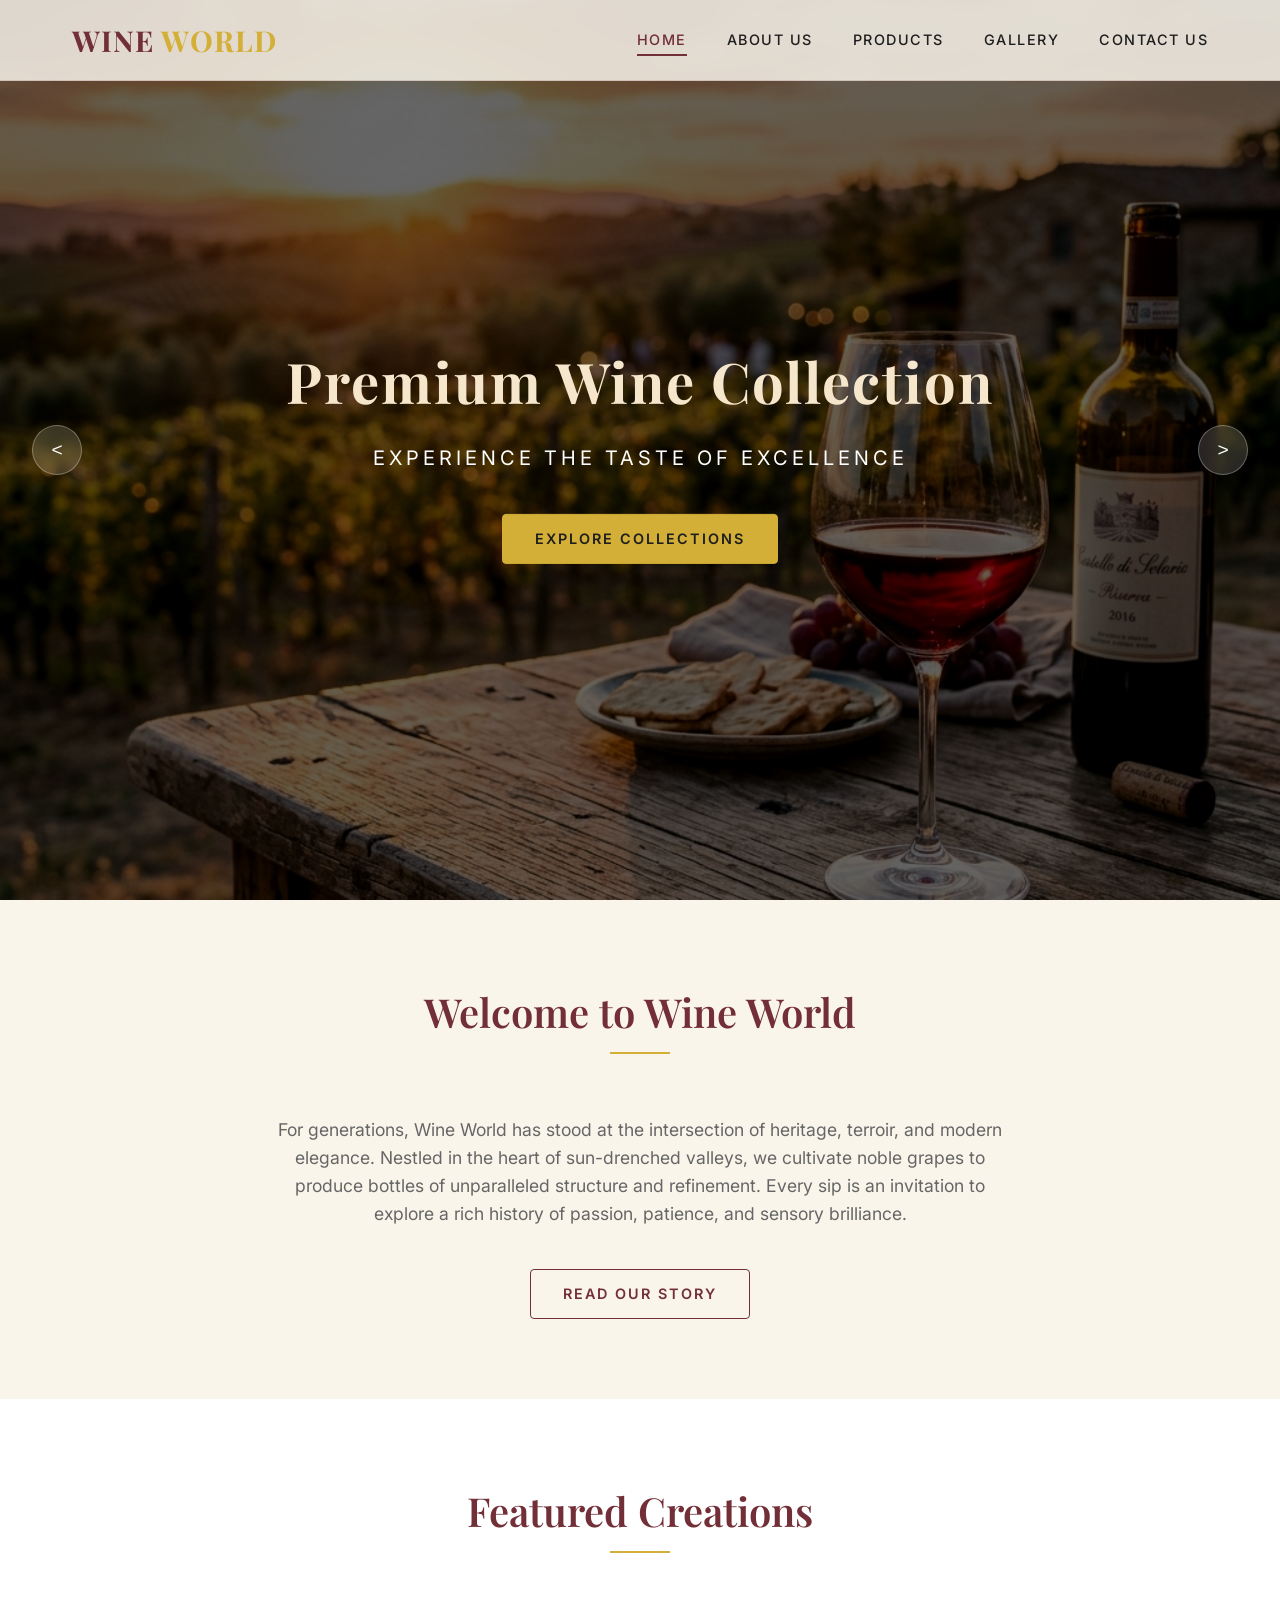
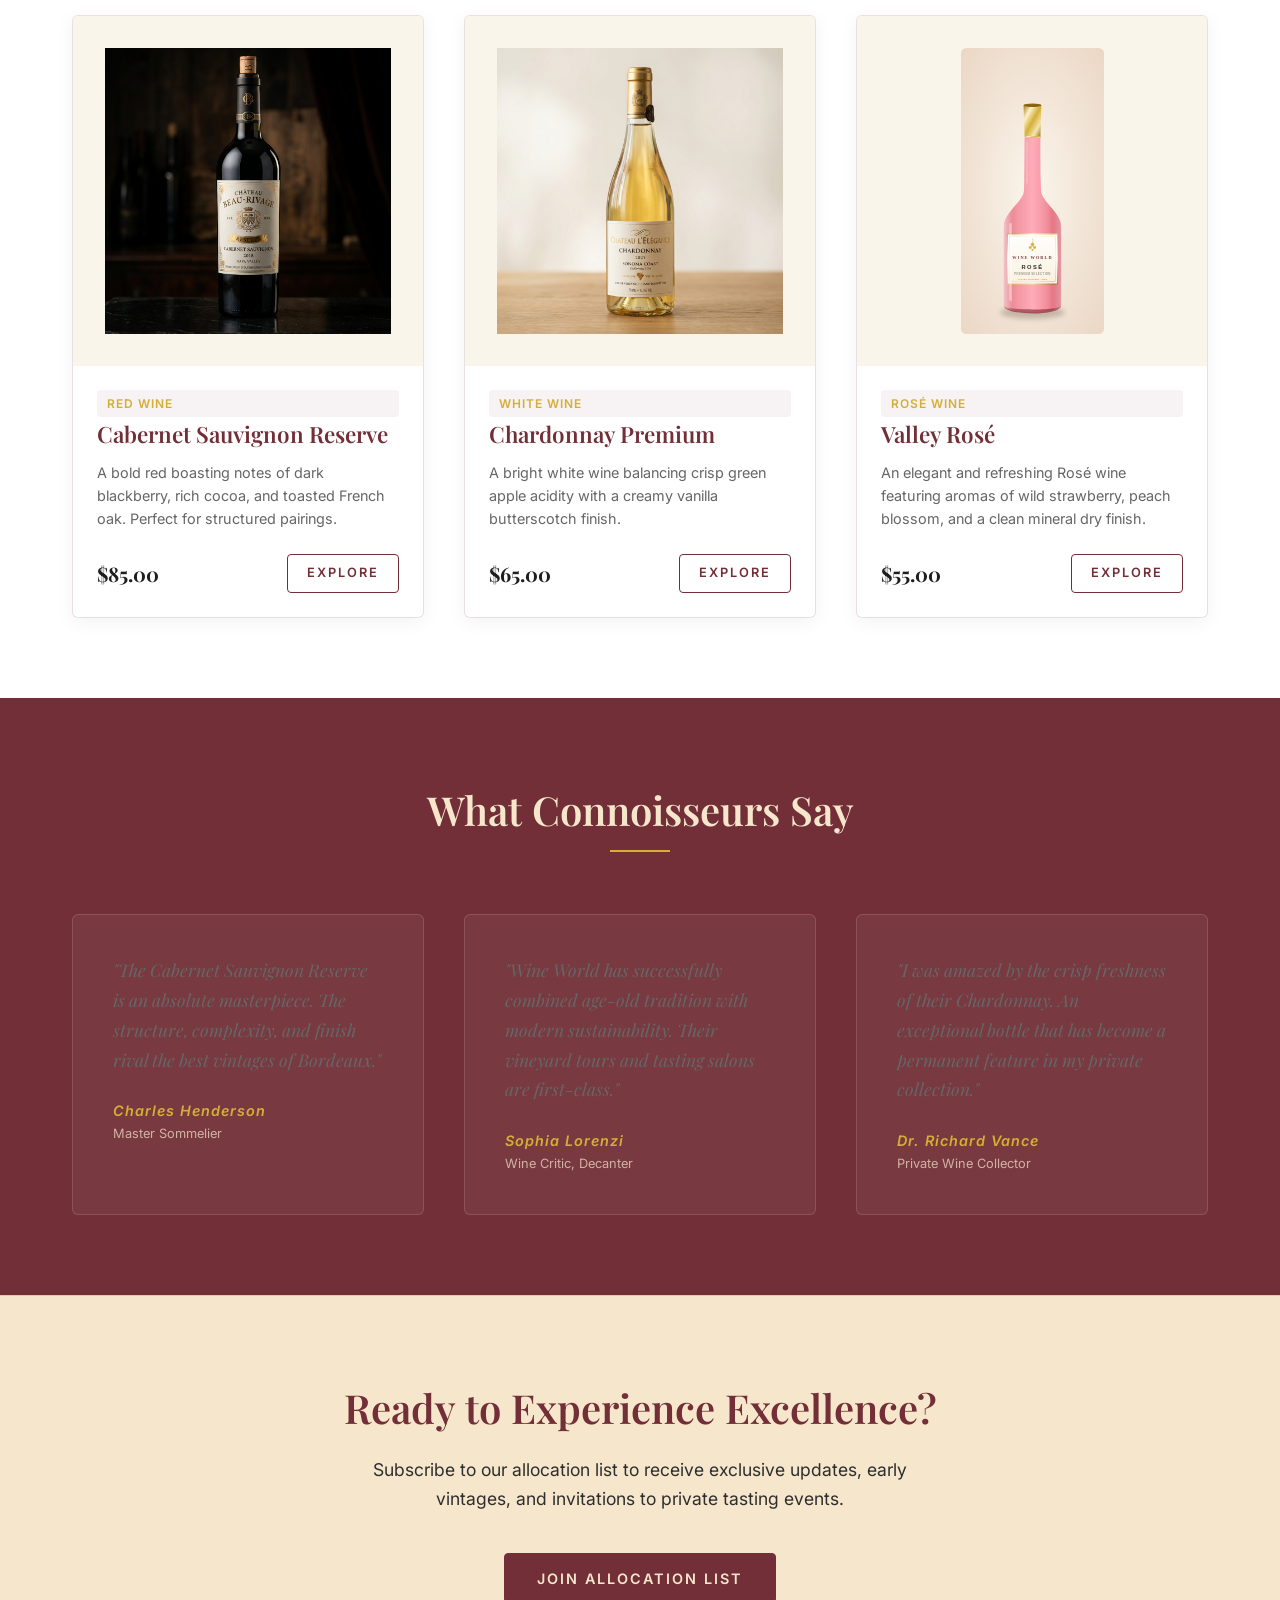
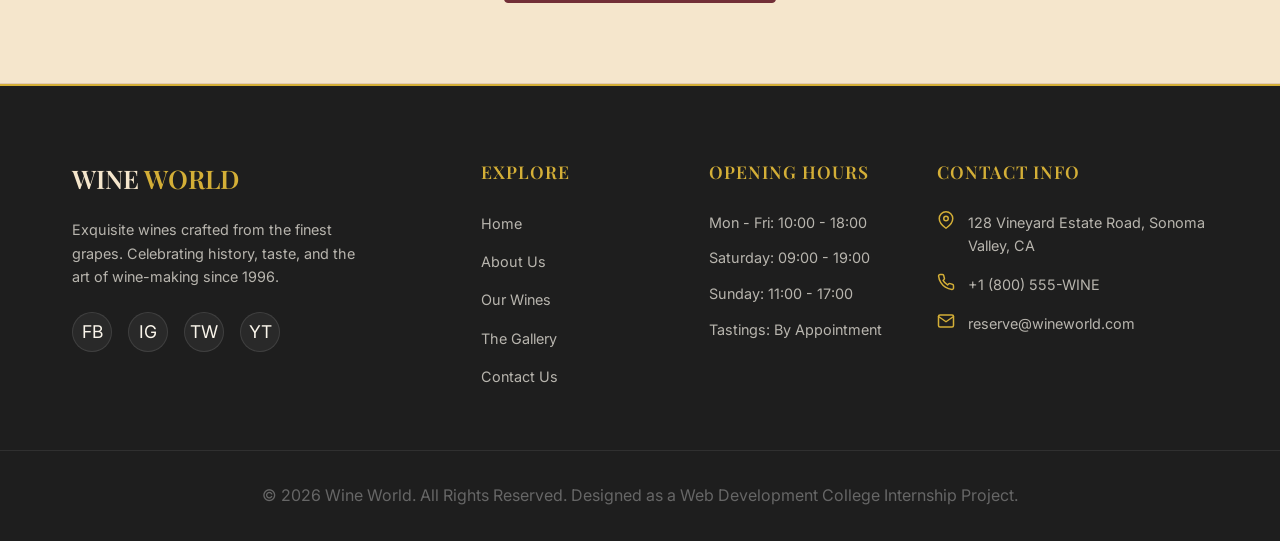
<file: index.html>
<!DOCTYPE html>
<html lang="en">
<head>
  <meta charset="UTF-8">
  <meta name="viewport" content="width=device-width, initial-scale=1.0">
  <title>Wine World | Experience the Taste of Excellence</title>
  <!-- SEO Meta Tags -->
  <meta name="description" content="Welcome to Wine World, a premium showcase of hand-crafted award-winning wines, vineyards, and private tastings. Experience the taste of excellence.">
  <meta name="keywords" content="wine, premium wine, vineyard, cabernet sauvignon, chardonnay, wine tasting">
  <!-- Stylesheet -->
  <link rel="stylesheet" href="style.css">
</head>
<body>

  <!-- 1. Header Navigation Bar -->
  <header id="header">
    <nav class="navbar container" aria-label="Main Navigation">
      <a href="index.html" class="logo" id="brand-logo">
        WINE <span>WORLD</span>
      </a>
      
      <ul class="nav-menu" id="nav-menu">
        <li><a href="index.html" class="nav-link active">Home</a></li>
        <li><a href="about.html" class="nav-link">About Us</a></li>
        <li><a href="products.html" class="nav-link">Products</a></li>
        <li><a href="gallery.html" class="nav-link">Gallery</a></li>
        <li><a href="contact.html" class="nav-link">Contact Us</a></li>
      </ul>

      <button class="hamburger" id="menu-toggle" aria-label="Toggle Navigation Menu" aria-expanded="false">
        <span></span>
        <span></span>
        <span></span>
      </button>
    </nav>
  </header>

  <!-- 2. Hero Image Slider -->
  <section class="hero" aria-label="Feature Showcase">
    <div class="hero-slider">
      <!-- Slide 1 -->
      <div class="slide active">
        <img src="slide1.png" alt="A luxurious glass of red wine in a sunlit vineyard at sunset">
        <div class="hero-content">
          <h1>Premium Wine Collection</h1>
          <p>Experience the Taste of Excellence</p>
          <a href="products.html" class="btn btn-gold">Explore Collections</a>
        </div>
      </div>
      <!-- Slide 2 -->
      <div class="slide">
        <img src="slide2.png" alt="A modern wine cellar showcasing premium wine bottles on shelves">
        <div class="hero-content">
          <h1>Vintage Heritage</h1>
          <p>A Tradition of Award-Winning Craftsmanship</p>
          <a href="about.html" class="btn btn-gold">Our History</a>
        </div>
      </div>
      <!-- Slide 3 -->
      <div class="slide">
        <img src="slide3.png" alt="Close-up of premium red wine pouring into a crystal glass">
        <div class="hero-content">
          <h1>Sensory Perfection</h1>
          <p>Meticulously Selected Grape Varieties</p>
          <a href="products.html" class="btn btn-gold">View Wines</a>
        </div>
      </div>
      <!-- Slide 4 -->
      <div class="slide">
        <img src="slide4.png" alt="Oak aging barrels lining an authentic wine cellar">
        <div class="hero-content">
          <h1>Patience &amp; Artistry</h1>
          <p>Aged to Absolute Perfection in Oak Barrels</p>
          <a href="gallery.html" class="btn btn-gold">See the Cellars</a>
        </div>
      </div>
    </div>

    <!-- Slider Manual Arrows -->
    <button class="slider-arrow arrow-prev" id="prev-slide" aria-label="Previous Slide">&lt;</button>
    <button class="slider-arrow arrow-next" id="next-slide" aria-label="Next Slide">&gt;</button>
  </section>

  <main>
    <!-- 3. Welcome / Introduction Section -->
    <section class="intro-section section-padding container" aria-labelledby="intro-heading">
      <div class="section-title">
        <h2 id="intro-heading">Welcome to Wine World</h2>
      </div>
      <p class="intro-text">
        For generations, Wine World has stood at the intersection of heritage, terroir, and modern elegance. 
        Nestled in the heart of sun-drenched valleys, we cultivate noble grapes to produce bottles of unparalleled structure and refinement. 
        Every sip is an invitation to explore a rich history of passion, patience, and sensory brilliance.
      </p>
      <a href="about.html" class="btn btn-outline">Read Our Story</a>
    </section>

    <!-- 4. Featured Products Section -->
    <section class="featured-section section-padding" style="background-color: var(--white);" aria-labelledby="featured-heading">
      <div class="container">
        <div class="section-title">
          <h2 id="featured-heading">Featured Creations</h2>
        </div>
        
        <div class="grid-3">
          <!-- Featured Product 1 -->
          <article class="product-card" data-category="red">
            <div class="product-image-wrapper">
              <img src="wine1.png" alt="Cabernet Sauvignon Reserve bottle">
            </div>
            <div class="product-info">
              <span class="product-tag">Red Wine</span>
              <h3 class="product-title">Cabernet Sauvignon Reserve</h3>
              <p class="product-desc">A bold red boasting notes of dark blackberry, rich cocoa, and toasted French oak. Perfect for structured pairings.</p>
              <div class="product-meta">
                <span class="product-price">$85.00</span>
                <a href="products.html" class="btn btn-outline" style="padding: 0.5rem 1.2rem; font-size: 0.8rem;">Explore</a>
              </div>
            </div>
          </article>

          <!-- Featured Product 2 -->
          <article class="product-card" data-category="white">
            <div class="product-image-wrapper">
              <img src="wine2.png" alt="Chardonnay Premium Reserve bottle">
            </div>
            <div class="product-info">
              <span class="product-tag">White Wine</span>
              <h3 class="product-title">Chardonnay Premium</h3>
              <p class="product-desc">A bright white wine balancing crisp green apple acidity with a creamy vanilla butterscotch finish.</p>
              <div class="product-meta">
                <span class="product-price">$65.00</span>
                <a href="products.html" class="btn btn-outline" style="padding: 0.5rem 1.2rem; font-size: 0.8rem;">Explore</a>
              </div>
            </div>
          </article>

          <!-- Featured Product 3 -->
          <article class="product-card" data-category="rose">
            <div class="product-image-wrapper">
              <img src="wine3.svg" alt="Valley Rosé bottle">
            </div>
            <div class="product-info">
              <span class="product-tag">Rosé Wine</span>
              <h3 class="product-title">Valley Rosé</h3>
              <p class="product-desc">An elegant and refreshing Rosé wine featuring aromas of wild strawberry, peach blossom, and a clean mineral dry finish.</p>
              <div class="product-meta">
                <span class="product-price">$55.00</span>
                <a href="products.html" class="btn btn-outline" style="padding: 0.5rem 1.2rem; font-size: 0.8rem;">Explore</a>
              </div>
            </div>
          </article>
        </div>
      </div>
    </section>

    <!-- 5. Testimonials / Customer Highlights Section -->
    <section class="testimonials section-padding" aria-labelledby="testimonials-heading">
      <div class="container">
        <div class="section-title">
          <h2 id="testimonials-heading">What Connoisseurs Say</h2>
        </div>
        
        <div class="testimonials-grid">
          <!-- Testimonial 1 -->
          <blockquote class="testimonial-card">
            <p class="testimonial-quote">"The Cabernet Sauvignon Reserve is an absolute masterpiece. The structure, complexity, and finish rival the best vintages of Bordeaux."</p>
            <cite class="testimonial-author">Charles Henderson</cite>
            <div class="testimonial-role">Master Sommelier</div>
          </blockquote>
          
          <!-- Testimonial 2 -->
          <blockquote class="testimonial-card">
            <p class="testimonial-quote">"Wine World has successfully combined age-old tradition with modern sustainability. Their vineyard tours and tasting salons are first-class."</p>
            <cite class="testimonial-author">Sophia Lorenzi</cite>
            <div class="testimonial-role">Wine Critic, Decanter</div>
          </blockquote>

          <!-- Testimonial 3 -->
          <blockquote class="testimonial-card">
            <p class="testimonial-quote">"I was amazed by the crisp freshness of their Chardonnay. An exceptional bottle that has become a permanent feature in my private collection."</p>
            <cite class="testimonial-author">Dr. Richard Vance</cite>
            <div class="testimonial-role">Private Wine Collector</div>
          </blockquote>
        </div>
      </div>
    </section>

    <!-- 6. Call to Action Section -->
    <section class="cta-section section-padding" aria-labelledby="cta-heading">
      <div class="container">
        <h2 id="cta-heading">Ready to Experience Excellence?</h2>
        <p>Subscribe to our allocation list to receive exclusive updates, early vintages, and invitations to private tasting events.</p>
        <a href="contact.html" class="btn btn-primary">Join Allocation List</a>
      </div>
    </section>
  </main>

  <!-- 7. Footer -->
  <footer>
    <div class="container footer-grid">
      <div class="footer-brand">
        <h3>WINE <span>WORLD</span></h3>
        <p>Exquisite wines crafted from the finest grapes. Celebrating history, taste, and the art of wine-making since 1996.</p>
        <div class="footer-socials">
          <a href="#" class="social-icon" aria-label="Facebook">FB</a>
          <a href="#" class="social-icon" aria-label="Instagram">IG</a>
          <a href="#" class="social-icon" aria-label="Twitter">TW</a>
          <a href="#" class="social-icon" aria-label="YouTube">YT</a>
        </div>
      </div>

      <div class="footer-column">
        <h4>Explore</h4>
        <ul class="footer-links">
          <li><a href="index.html">Home</a></li>
          <li><a href="about.html">About Us</a></li>
          <li><a href="products.html">Our Wines</a></li>
          <li><a href="gallery.html">The Gallery</a></li>
          <li><a href="contact.html">Contact Us</a></li>
        </ul>
      </div>

      <div class="footer-column">
        <h4>Opening Hours</h4>
        <ul class="footer-links" style="font-size: 0.9rem; color: rgba(250, 245, 235, 0.7);">
          <li style="margin-bottom: 0.8rem;">Mon - Fri: 10:00 - 18:00</li>
          <li style="margin-bottom: 0.8rem;">Saturday: 09:00 - 19:00</li>
          <li style="margin-bottom: 0.8rem;">Sunday: 11:00 - 17:00</li>
          <li style="margin-bottom: 0.8rem;">Tastings: By Appointment</li>
        </ul>
      </div>

      <div class="footer-column">
        <h4>Contact Info</h4>
        <ul class="footer-contact">
          <li>
            <svg viewBox="0 0 24 24" stroke-width="2" stroke-linecap="round" stroke-linejoin="round"><path d="M21 10c0 7-9 13-9 13s-9-6-9-13a9 9 0 0 1 18 0z"></path><circle cx="12" cy="10" r="3"></circle></svg>
            <span>128 Vineyard Estate Road, Sonoma Valley, CA</span>
          </li>
          <li>
            <svg viewBox="0 0 24 24" stroke-width="2" stroke-linecap="round" stroke-linejoin="round"><path d="M22 16.92v3a2 2 0 0 1-2.18 2 19.79 19.79 0 0 1-8.63-3.07 19.5 19.5 0 0 1-6-6 19.79 19.79 0 0 1-3.07-8.67A2 2 0 0 1 4.11 2h3a2 2 0 0 1 2 1.72 12.84 12.84 0 0 0 .7 2.81 2 2 0 0 1-.45 2.11L8.09 9.91a16 16 0 0 0 6 6l1.27-1.27a2 2 0 0 1 2.11-.45 12.84 12.84 0 0 0 2.81.7A2 2 0 0 1 22 16.92z"></path></svg>
            <span>+1 (800) 555-WINE</span>
          </li>
          <li>
            <svg viewBox="0 0 24 24" stroke-width="2" stroke-linecap="round" stroke-linejoin="round"><path d="M4 4h16c1.1 0 2 .9 2 2v12c0 1.1-.9 2-2 2H4c-1.1 0-2-.9-2-2V6c0-1.1.9-2 2-2z"></path><polyline points="22,6 12,13 2,6"></polyline></svg>
            <span>reserve@wineworld.com</span>
          </li>
        </ul>
      </div>
    </div>

    <div class="footer-bottom">
      <p>&copy; 2026 Wine World. All Rights Reserved. Designed as a Web Development College Internship Project.</p>
    </div>
  </footer>

  <!-- Scripts -->
  <script src="script.js"></script>
</body>
</html>
</file>
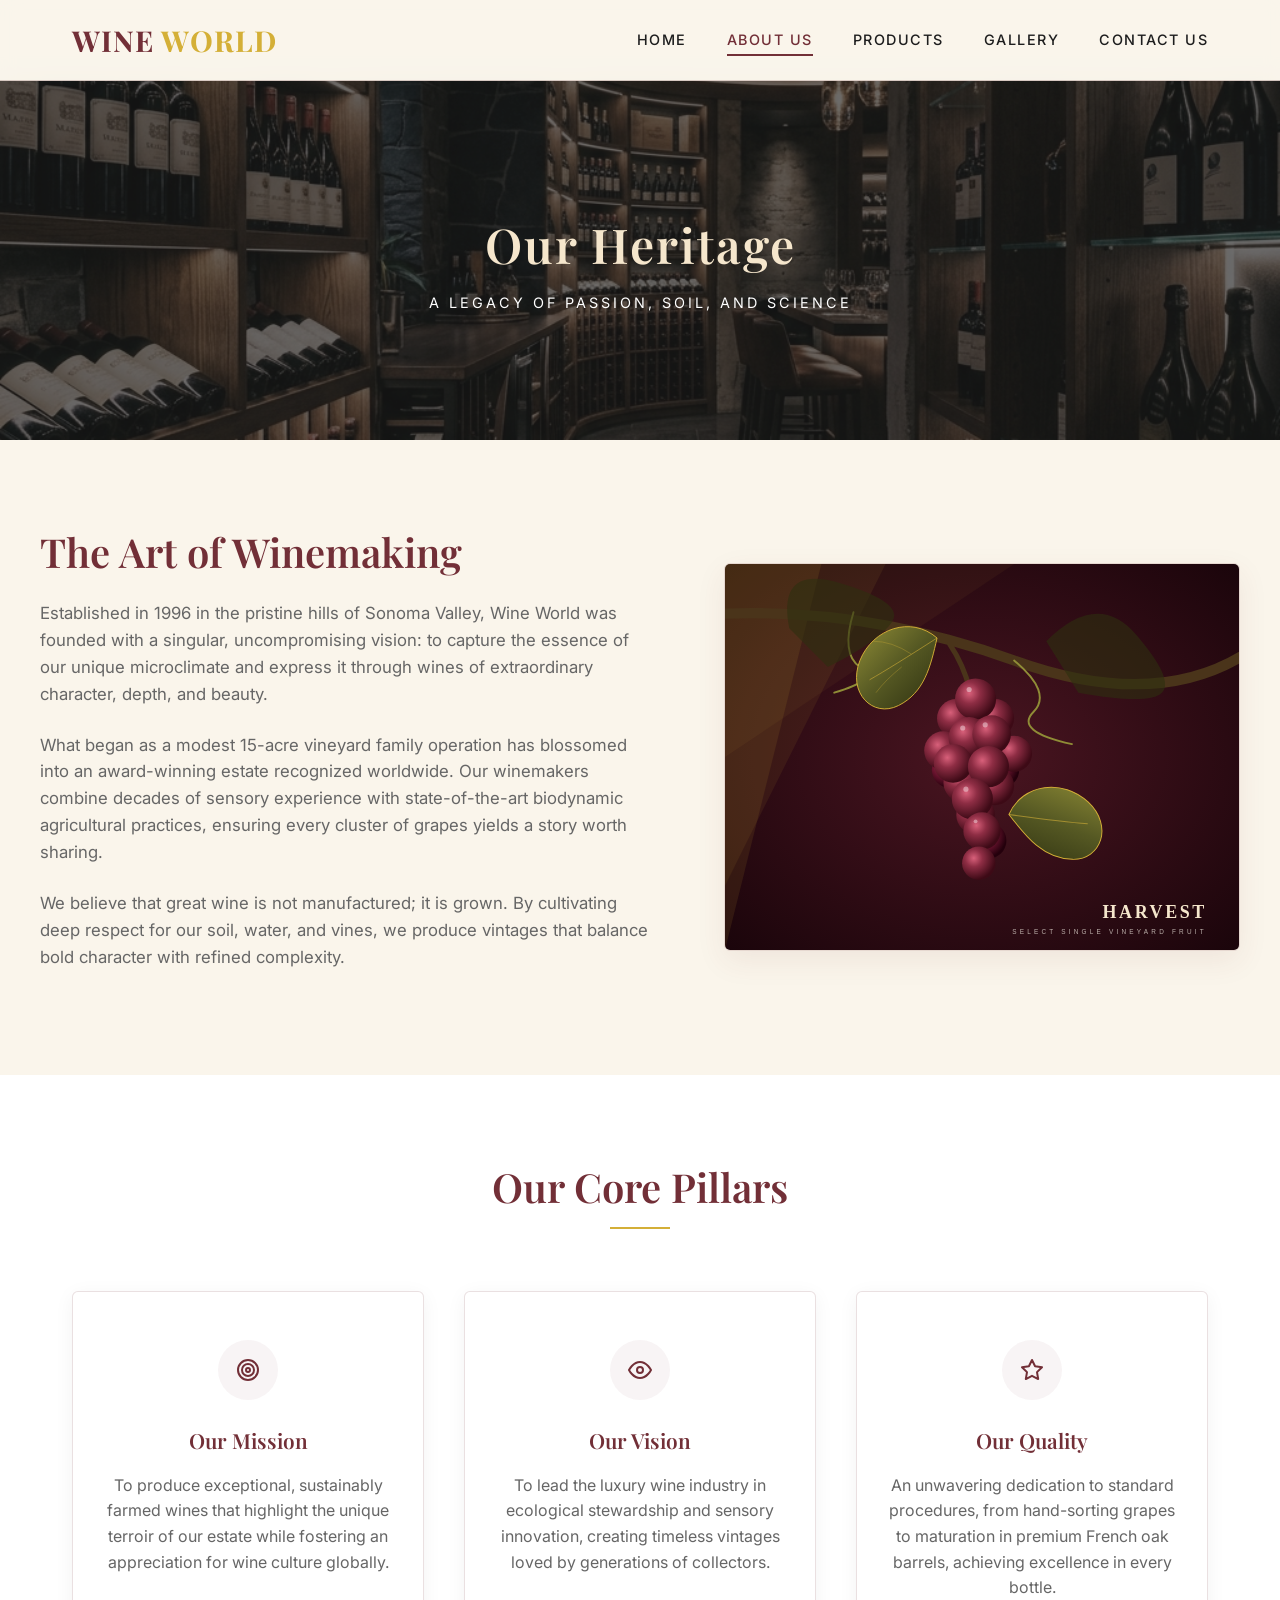
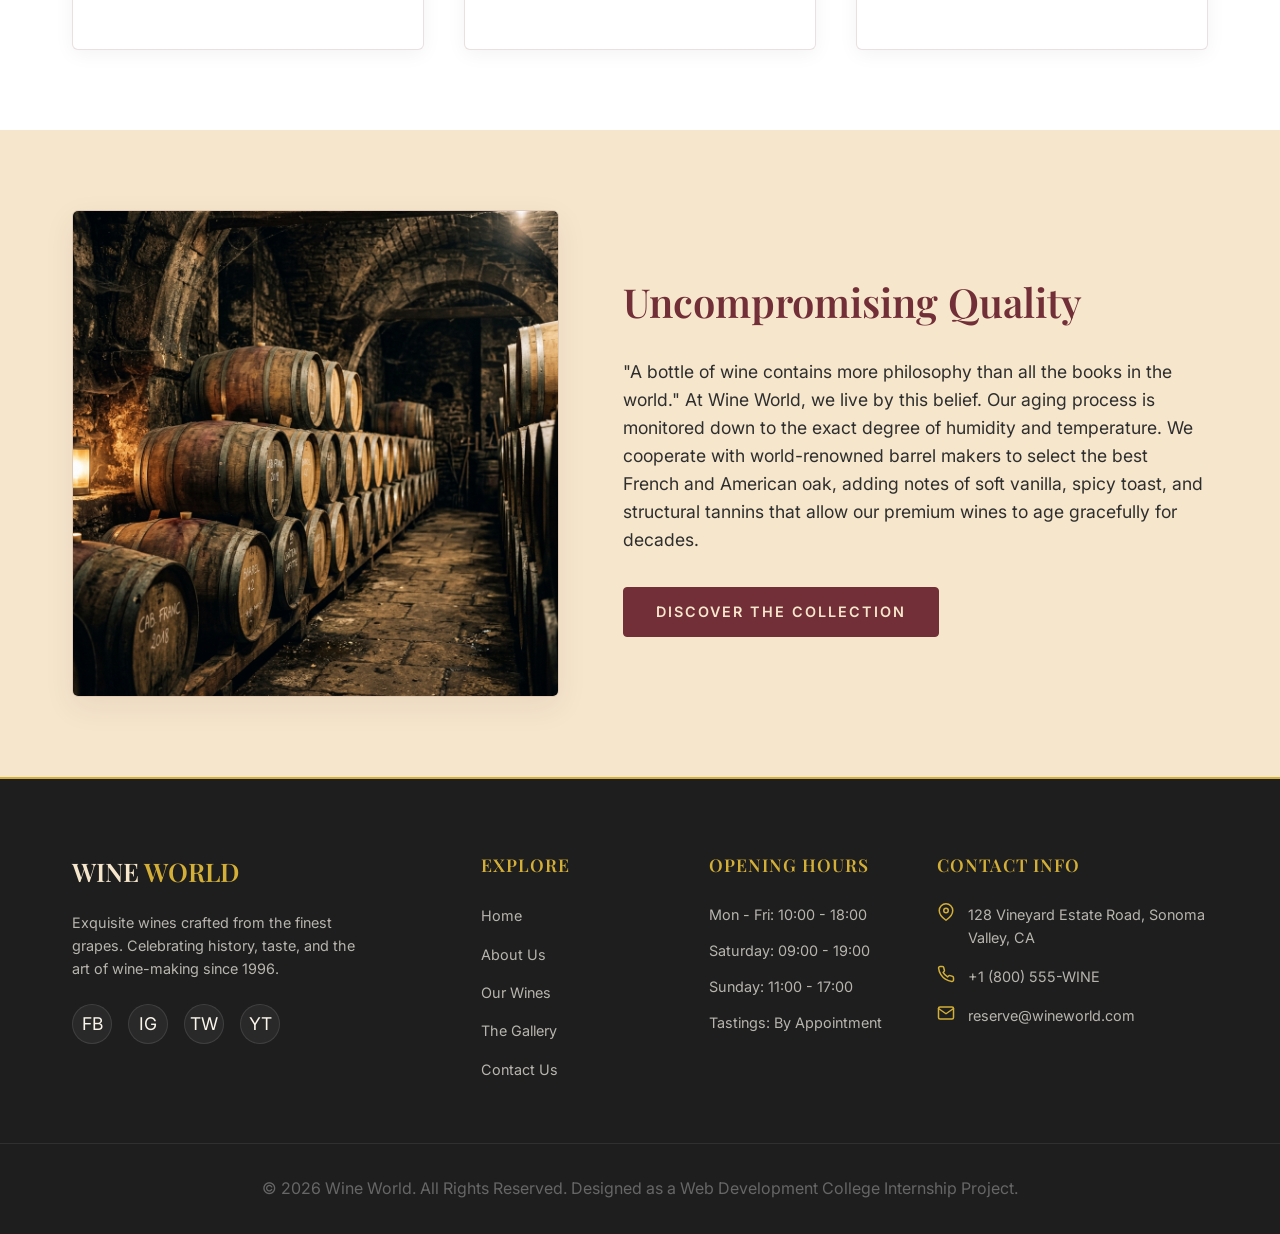
<file: about.html>
<!DOCTYPE html>
<html lang="en">
<head>
  <meta charset="UTF-8">
  <meta name="viewport" content="width=device-width, initial-scale=1.0">
  <title>About Us | Wine World Heritage &amp; Craft</title>
  <!-- SEO Meta Tags -->
  <meta name="description" content="Discover the history of Wine World. Learn about our mission, vision of sustainable viticulture, and our commitment to handcrafting premium luxury wines.">
  <meta name="keywords" content="about wine world, vineyard history, winemaking mission, sustainable viticulture">
  <!-- Stylesheet -->
  <link rel="stylesheet" href="style.css">
</head>
<body>

  <!-- 1. Header Navigation Bar -->
  <header id="header">
    <nav class="navbar container" aria-label="Main Navigation">
      <a href="index.html" class="logo" id="brand-logo">
        WINE <span>WORLD</span>
      </a>
      
      <ul class="nav-menu" id="nav-menu">
        <li><a href="index.html" class="nav-link">Home</a></li>
        <li><a href="about.html" class="nav-link active">About Us</a></li>
        <li><a href="products.html" class="nav-link">Products</a></li>
        <li><a href="gallery.html" class="nav-link">Gallery</a></li>
        <li><a href="contact.html" class="nav-link">Contact Us</a></li>
      </ul>

      <button class="hamburger" id="menu-toggle" aria-label="Toggle Navigation Menu" aria-expanded="false">
        <span></span>
        <span></span>
        <span></span>
      </button>
    </nav>
  </header>

  <!-- 2. Inner Page Hero Banner -->
  <section class="inner-hero" aria-label="About Page Banner">
    <img src="slide2.png" alt="Elegantly illuminated wine cellar barrel rows">
    <div class="inner-hero-content">
      <h1>Our Heritage</h1>
      <p>A Legacy of Passion, Soil, and Science</p>
    </div>
  </section>

  <main>
    <!-- 3. Company Introduction -->
    <section class="about-intro-section section-padding container" aria-labelledby="about-intro-heading">
      <div class="about-intro-grid">
        <div class="about-intro-text">
          <h2 id="about-intro-heading" style="margin-bottom: 1rem;">The Art of Winemaking</h2>
          <p>
            Established in 1996 in the pristine hills of Sonoma Valley, Wine World was founded with a singular, uncompromising vision: to capture the essence of our unique microclimate and express it through wines of extraordinary character, depth, and beauty.
          </p>
          <p>
            What began as a modest 15-acre vineyard family operation has blossomed into an award-winning estate recognized worldwide. Our winemakers combine decades of sensory experience with state-of-the-art biodynamic agricultural practices, ensuring every cluster of grapes yields a story worth sharing.
          </p>
          <p>
            We believe that great wine is not manufactured; it is grown. By cultivating deep respect for our soil, water, and vines, we produce vintages that balance bold character with refined complexity.
          </p>
        </div>
        <div class="about-image">
          <img src="gallery2.svg" alt="Fresh red grapes growing on the vine in high-quality detail">
        </div>
      </div>
    </section>

    <!-- 4. Values (Mission & Vision) -->
    <section class="values-section section-padding" style="background-color: var(--white);" aria-labelledby="values-heading">
      <div class="container">
        <div class="section-title">
          <h2 id="values-heading">Our Core Pillars</h2>
        </div>
        
        <div class="values-grid">
          <!-- Mission -->
          <div class="value-card">
            <div class="value-icon">
              <svg width="24" height="24" viewBox="0 0 24 24" fill="none" stroke="currentColor" stroke-width="2" stroke-linecap="round" stroke-linejoin="round"><circle cx="12" cy="12" r="10"></circle><circle cx="12" cy="12" r="6"></circle><circle cx="12" cy="12" r="2"></circle></svg>
            </div>
            <h3>Our Mission</h3>
            <p>To produce exceptional, sustainably farmed wines that highlight the unique terroir of our estate while fostering an appreciation for wine culture globally.</p>
          </div>

          <!-- Vision -->
          <div class="value-card">
            <div class="value-icon">
              <svg width="24" height="24" viewBox="0 0 24 24" fill="none" stroke="currentColor" stroke-width="2" stroke-linecap="round" stroke-linejoin="round"><path d="M1 12s4-8 11-8 11 8 11 8-4 8-11 8-11-8-11-8z"></path><circle cx="12" cy="12" r="3"></circle></svg>
            </div>
            <h3>Our Vision</h3>
            <p>To lead the luxury wine industry in ecological stewardship and sensory innovation, creating timeless vintages loved by generations of collectors.</p>
          </div>

          <!-- Quality/Heritage -->
          <div class="value-card">
            <div class="value-icon">
              <svg width="24" height="24" viewBox="0 0 24 24" fill="none" stroke="currentColor" stroke-width="2" stroke-linecap="round" stroke-linejoin="round"><polygon points="12 2 15.09 8.26 22 9.27 17 14.14 18.18 21.02 12 17.77 5.82 21.02 7 14.14 2 9.27 8.91 8.26 12 2"></polygon></svg>
            </div>
            <h3>Our Quality</h3>
            <p>An unwavering dedication to standard procedures, from hand-sorting grapes to maturation in premium French oak barrels, achieving excellence in every bottle.</p>
          </div>
        </div>
      </div>
    </section>

    <!-- 5. Premium Quality Statement -->
    <section class="statement-section section-padding" aria-labelledby="statement-heading">
      <div class="container statement-layout">
        <div class="about-image">
          <img src="slide4.png" alt="Aged oak barrels resting in the aging room of Wine World">
        </div>
        <div class="statement-content">
          <h2 id="statement-heading">Uncompromising Quality</h2>
          <p>
            "A bottle of wine contains more philosophy than all the books in the world." At Wine World, we live by this belief. 
            Our aging process is monitored down to the exact degree of humidity and temperature. 
            We cooperate with world-renowned barrel makers to select the best French and American oak, adding notes of soft vanilla, spicy toast, and structural tannins that allow our premium wines to age gracefully for decades.
          </p>
          <a href="products.html" class="btn btn-primary">Discover the Collection</a>
        </div>
      </div>
    </section>
  </main>

  <!-- 6. Footer -->
  <footer>
    <div class="container footer-grid">
      <div class="footer-brand">
        <h3>WINE <span>WORLD</span></h3>
        <p>Exquisite wines crafted from the finest grapes. Celebrating history, taste, and the art of wine-making since 1996.</p>
        <div class="footer-socials">
          <a href="#" class="social-icon" aria-label="Facebook">FB</a>
          <a href="#" class="social-icon" aria-label="Instagram">IG</a>
          <a href="#" class="social-icon" aria-label="Twitter">TW</a>
          <a href="#" class="social-icon" aria-label="YouTube">YT</a>
        </div>
      </div>

      <div class="footer-column">
        <h4>Explore</h4>
        <ul class="footer-links">
          <li><a href="index.html">Home</a></li>
          <li><a href="about.html">About Us</a></li>
          <li><a href="products.html">Our Wines</a></li>
          <li><a href="gallery.html">The Gallery</a></li>
          <li><a href="contact.html">Contact Us</a></li>
        </ul>
      </div>

      <div class="footer-column">
        <h4>Opening Hours</h4>
        <ul class="footer-links" style="font-size: 0.9rem; color: rgba(250, 245, 235, 0.7);">
          <li style="margin-bottom: 0.8rem;">Mon - Fri: 10:00 - 18:00</li>
          <li style="margin-bottom: 0.8rem;">Saturday: 09:00 - 19:00</li>
          <li style="margin-bottom: 0.8rem;">Sunday: 11:00 - 17:00</li>
          <li style="margin-bottom: 0.8rem;">Tastings: By Appointment</li>
        </ul>
      </div>

      <div class="footer-column">
        <h4>Contact Info</h4>
        <ul class="footer-contact">
          <li>
            <svg viewBox="0 0 24 24" stroke-width="2" stroke-linecap="round" stroke-linejoin="round"><path d="M21 10c0 7-9 13-9 13s-9-6-9-13a9 9 0 0 1 18 0z"></path><circle cx="12" cy="10" r="3"></circle></svg>
            <span>128 Vineyard Estate Road, Sonoma Valley, CA</span>
          </li>
          <li>
            <svg viewBox="0 0 24 24" stroke-width="2" stroke-linecap="round" stroke-linejoin="round"><path d="M22 16.92v3a2 2 0 0 1-2.18 2 19.79 19.79 0 0 1-8.63-3.07 19.5 19.5 0 0 1-6-6 19.79 19.79 0 0 1-3.07-8.67A2 2 0 0 1 4.11 2h3a2 2 0 0 1 2 1.72 12.84 12.84 0 0 0 .7 2.81 2 2 0 0 1-.45 2.11L8.09 9.91a16 16 0 0 0 6 6l1.27-1.27a2 2 0 0 1 2.11-.45 12.84 12.84 0 0 0 2.81.7A2 2 0 0 1 22 16.92z"></path></svg>
            <span>+1 (800) 555-WINE</span>
          </li>
          <li>
            <svg viewBox="0 0 24 24" stroke-width="2" stroke-linecap="round" stroke-linejoin="round"><path d="M4 4h16c1.1 0 2 .9 2 2v12c0 1.1-.9 2-2 2H4c-1.1 0-2-.9-2-2V6c0-1.1.9-2 2-2z"></path><polyline points="22,6 12,13 2,6"></polyline></svg>
            <span>reserve@wineworld.com</span>
          </li>
        </ul>
      </div>
    </div>

    <div class="footer-bottom">
      <p>&copy; 2026 Wine World. All Rights Reserved. Designed as a Web Development College Internship Project.</p>
    </div>
  </footer>

  <!-- Scripts -->
  <script src="script.js"></script>
</body>
</html>
</file>
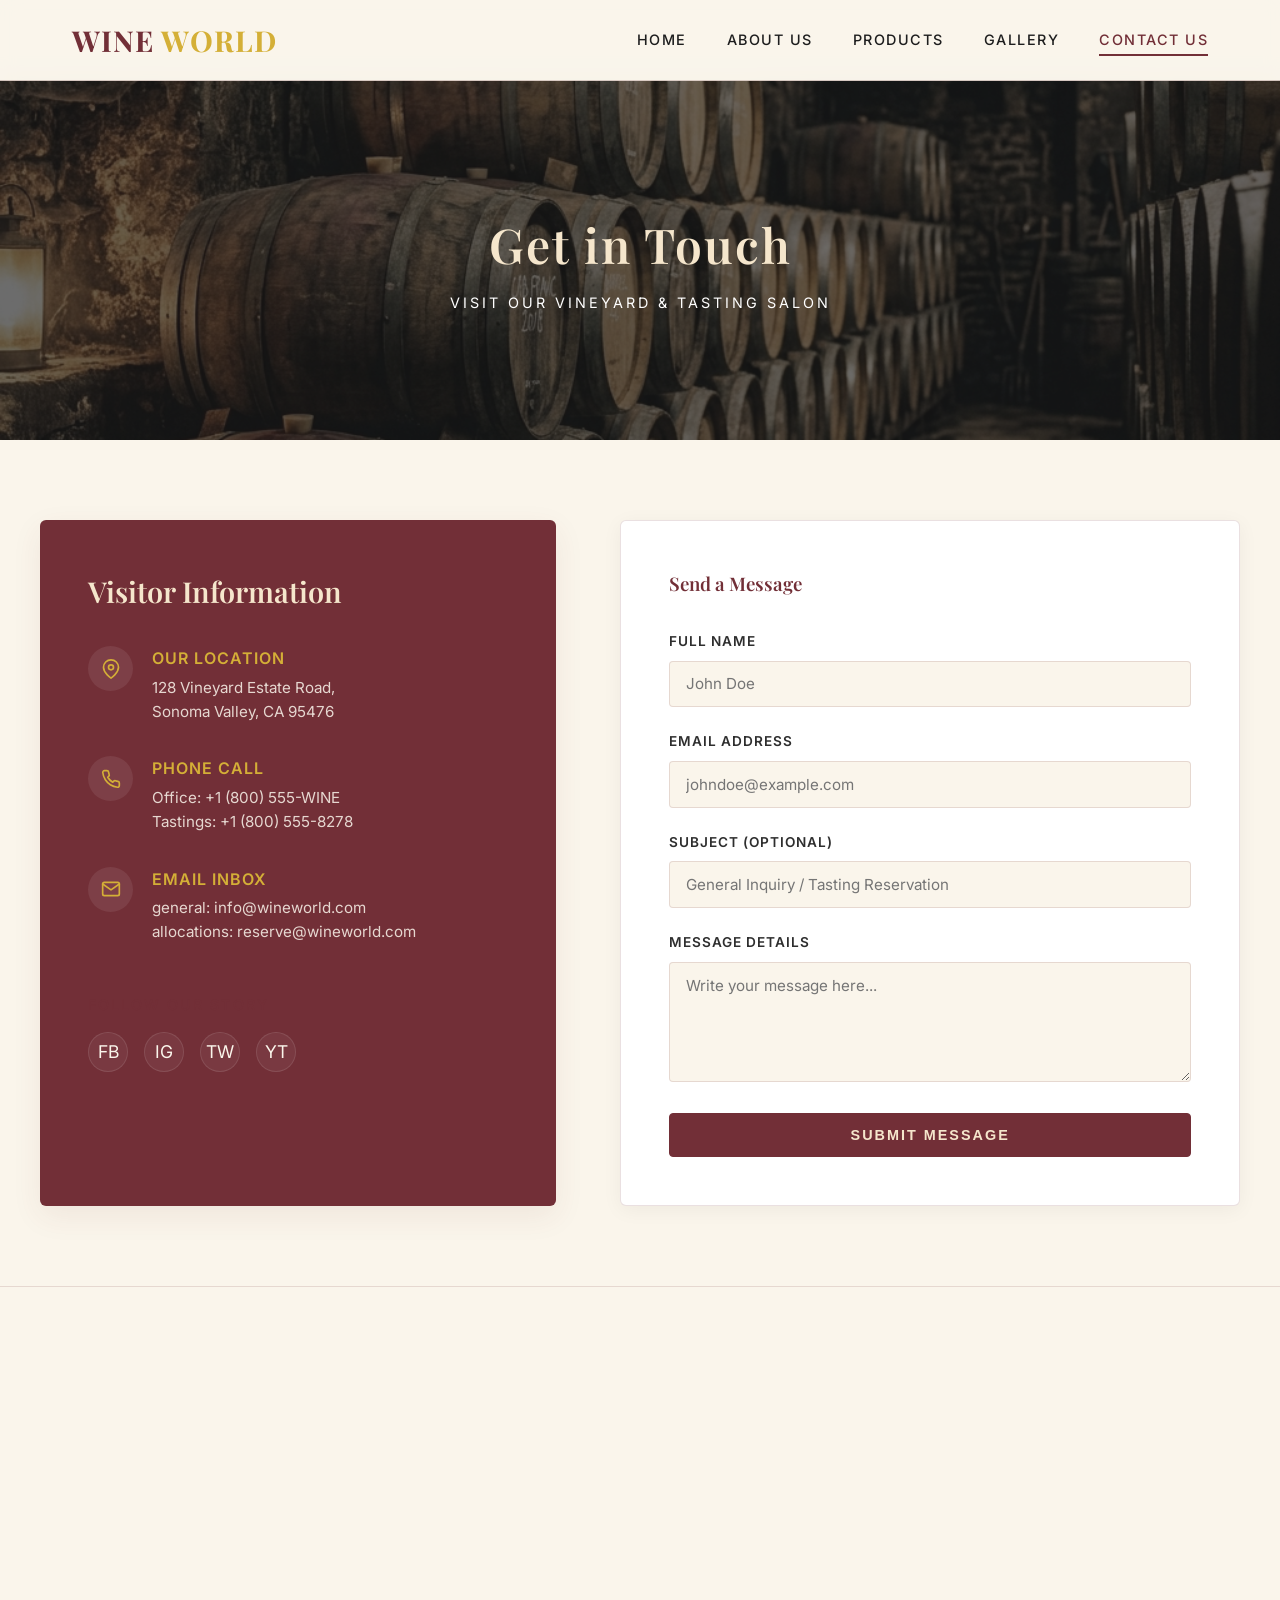
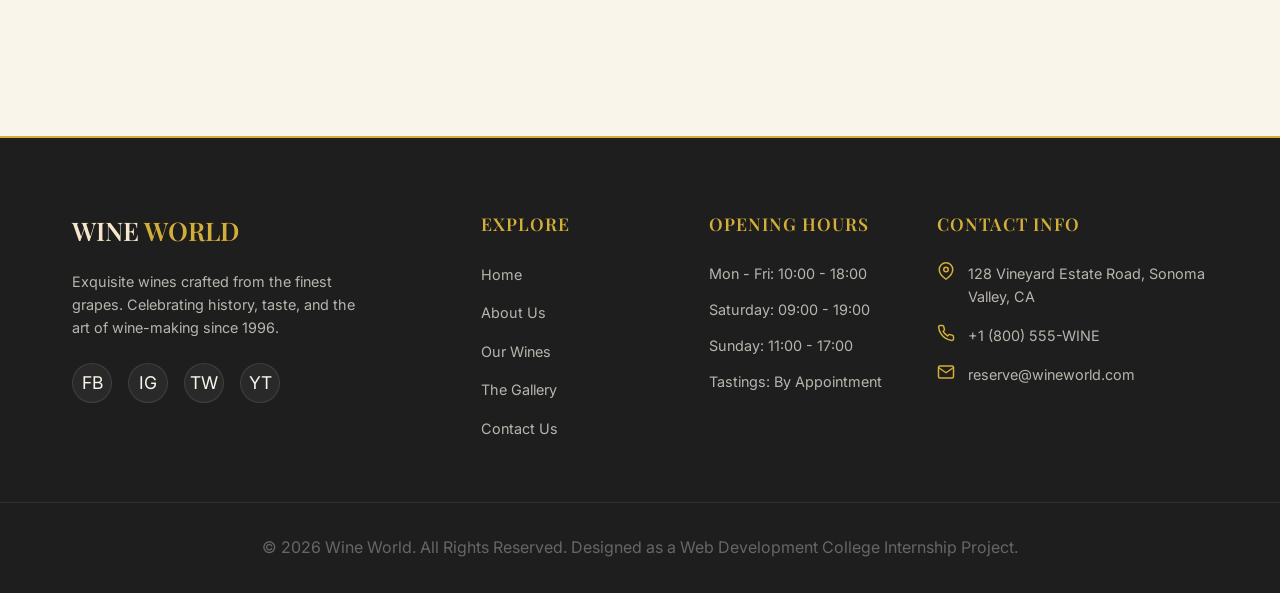
<file: contact.html>
<!DOCTYPE html>
<html lang="en">
<head>
  <meta charset="UTF-8">
  <meta name="viewport" content="width=device-width, initial-scale=1.0">
  <title>Contact Us | Wine World Tasting Bookings</title>
  <!-- SEO Meta Tags -->
  <meta name="description" content="Get in touch with Wine World. Book a private wine tasting, query cellars allocation availability, or send us a message through our secure online form.">
  <meta name="keywords" content="contact wine world, wine tasting booking, vineyard location, custom message wine">
  <!-- Stylesheet -->
  <link rel="stylesheet" href="style.css">
</head>
<body>

  <!-- 1. Header Navigation Bar -->
  <header id="header">
    <nav class="navbar container" aria-label="Main Navigation">
      <a href="index.html" class="logo" id="brand-logo">
        WINE <span>WORLD</span>
      </a>
      
      <ul class="nav-menu" id="nav-menu">
        <li><a href="index.html" class="nav-link">Home</a></li>
        <li><a href="about.html" class="nav-link">About Us</a></li>
        <li><a href="products.html" class="nav-link">Products</a></li>
        <li><a href="gallery.html" class="nav-link">Gallery</a></li>
        <li><a href="contact.html" class="nav-link active">Contact Us</a></li>
      </ul>

      <button class="hamburger" id="menu-toggle" aria-label="Toggle Navigation Menu" aria-expanded="false">
        <span></span>
        <span></span>
        <span></span>
      </button>
    </nav>
  </header>

  <!-- 2. Inner Page Hero Banner -->
  <section class="inner-hero" aria-label="Contact Page Banner">
    <img src="slide4.png" alt="Oak aging barrels lining an authentic wine cellar">
    <div class="inner-hero-content">
      <h1>Get in Touch</h1>
      <p>Visit Our Vineyard &amp; Tasting Salon</p>
    </div>
  </section>

  <main>
    <!-- 3. Contact Details & Form Section -->
    <section class="contact-section section-padding container" aria-labelledby="contact-heading">
      <h2 id="contact-heading" style="display: none;">Contact Details and Form</h2>
      
      <div class="contact-grid">
        
        <!-- Left Panel: Contact Information -->
        <div class="contact-info-panel" role="region" aria-label="Our Address and Phone">
          <h3>Visitor Information</h3>
          
          <div class="contact-details">
            <!-- Address -->
            <div class="contact-item">
              <div class="contact-icon-box">
                <svg width="20" height="20" viewBox="0 0 24 24" fill="none" stroke="currentColor" stroke-width="2" stroke-linecap="round" stroke-linejoin="round"><path d="M21 10c0 7-9 13-9 13s-9-6-9-13a9 9 0 0 1 18 0z"></path><circle cx="12" cy="10" r="3"></circle></svg>
              </div>
              <div>
                <h4>Our Location</h4>
                <p>128 Vineyard Estate Road,<br>Sonoma Valley, CA 95476</p>
              </div>
            </div>

            <!-- Phone -->
            <div class="contact-item">
              <div class="contact-icon-box">
                <svg width="20" height="20" viewBox="0 0 24 24" fill="none" stroke="currentColor" stroke-width="2" stroke-linecap="round" stroke-linejoin="round"><path d="M22 16.92v3a2 2 0 0 1-2.18 2 19.79 19.79 0 0 1-8.63-3.07 19.5 19.5 0 0 1-6-6 19.79 19.79 0 0 1-3.07-8.67A2 2 0 0 1 4.11 2h3a2 2 0 0 1 2 1.72 12.84 12.84 0 0 0 .7 2.81 2 2 0 0 1-.45 2.11L8.09 9.91a16 16 0 0 0 6 6l1.27-1.27a2 2 0 0 1 2.11-.45 12.84 12.84 0 0 0 2.81.7A2 2 0 0 1 22 16.92z"></path></svg>
              </div>
              <div>
                <h4>Phone Call</h4>
                <p>Office: +1 (800) 555-WINE<br>Tastings: +1 (800) 555-8278</p>
              </div>
            </div>

            <!-- Email -->
            <div class="contact-item">
              <div class="contact-icon-box">
                <svg width="20" height="20" viewBox="0 0 24 24" fill="none" stroke="currentColor" stroke-width="2" stroke-linecap="round" stroke-linejoin="round"><path d="M4 4h16c1.1 0 2 .9 2 2v12c0 1.1-.9 2-2 2H4c-1.1 0-2-.9-2-2V6c0-1.1.9-2 2-2z"></path><polyline points="22,6 12,13 2,6"></polyline></svg>
              </div>
              <div>
                <h4>Email Inbox</h4>
                <p>general: info@wineworld.com<br>allocations: reserve@wineworld.com</p>
              </div>
            </div>
          </div>

          <!-- Socials Panel -->
          <div class="contact-socials-panel">
            <h4>Follow Our Story</h4>
            <div class="footer-socials">
              <a href="#" class="social-icon" aria-label="Facebook">FB</a>
              <a href="#" class="social-icon" aria-label="Instagram">IG</a>
              <a href="#" class="social-icon" aria-label="Twitter">TW</a>
              <a href="#" class="social-icon" aria-label="YouTube">YT</a>
            </div>
          </div>
        </div>

        <!-- Right Panel: Contact Form -->
        <div class="contact-form-panel">
          <h3 class="form-title">Send a Message</h3>
          
          <!-- Alert Banner for Feedback messages -->
          <div id="formAlert" class="form-alert" role="alert"></div>

          <form id="contactForm" novalidate>
            <!-- Name -->
            <div class="form-group">
              <label for="name" class="form-label">Full Name</label>
              <input type="text" id="name" name="name" class="form-control" placeholder="John Doe">
              <div class="error-message">Name is required</div>
            </div>

            <!-- Email -->
            <div class="form-group">
              <label for="email" class="form-label">Email Address</label>
              <input type="email" id="email" name="email" class="form-control" placeholder="johndoe@example.com">
              <div class="error-message">Valid email is required</div>
            </div>

            <!-- Message Subject -->
            <div class="form-group">
              <label for="subject" class="form-label">Subject (Optional)</label>
              <input type="text" id="subject" name="subject" class="form-control" placeholder="General Inquiry / Tasting Reservation">
            </div>

            <!-- Message Body -->
            <div class="form-group">
              <label for="message" class="form-label">Message Details</label>
              <textarea id="message" name="message" class="form-control" placeholder="Write your message here..."></textarea>
              <div class="error-message">Message must be at least 10 characters long</div>
            </div>

            <!-- Submit Button -->
            <button type="submit" class="btn btn-primary" style="width: 100%; letter-spacing: 2px;">Submit Message</button>
          </form>
        </div>

      </div>
    </section>

    <!-- 4. Embedded Google Map Section (Sonoma Valley Location) -->
    <section class="map-section" aria-label="Google Map Vineyard Location">
      <iframe src="https://www.google.com/maps/embed?pb=!1m18!1m12!1m10!1m3!1d100371.30906231936!2d-122.53676767576579!3d38.29139151532439!2m3!1f0!2f0!3f0!3m2!1i1024!2i768!4f13.1!3m3!1m2!1s0x8085aa47348c4e09%3A0xe54ef84c7e4ff6df!2sSonoma%2C%20CA%2095476%2C%20USA!5e0!3m2!1sen!2sin!4v1717900000000!5m2!1sen!2sin" allowfullscreen="" loading="lazy" referrerpolicy="no-referrer-when-downgrade" title="Wine World Location Map"></iframe>
    </section>
  </main>

  <!-- 5. Footer -->
  <footer>
    <div class="container footer-grid">
      <div class="footer-brand">
        <h3>WINE <span>WORLD</span></h3>
        <p>Exquisite wines crafted from the finest grapes. Celebrating history, taste, and the art of wine-making since 1996.</p>
        <div class="footer-socials">
          <a href="#" class="social-icon" aria-label="Facebook">FB</a>
          <a href="#" class="social-icon" aria-label="Instagram">IG</a>
          <a href="#" class="social-icon" aria-label="Twitter">TW</a>
          <a href="#" class="social-icon" aria-label="YouTube">YT</a>
        </div>
      </div>

      <div class="footer-column">
        <h4>Explore</h4>
        <ul class="footer-links">
          <li><a href="index.html">Home</a></li>
          <li><a href="about.html">About Us</a></li>
          <li><a href="products.html">Our Wines</a></li>
          <li><a href="gallery.html">The Gallery</a></li>
          <li><a href="contact.html">Contact Us</a></li>
        </ul>
      </div>

      <div class="footer-column">
        <h4>Opening Hours</h4>
        <ul class="footer-links" style="font-size: 0.9rem; color: rgba(250, 245, 235, 0.7);">
          <li style="margin-bottom: 0.8rem;">Mon - Fri: 10:00 - 18:00</li>
          <li style="margin-bottom: 0.8rem;">Saturday: 09:00 - 19:00</li>
          <li style="margin-bottom: 0.8rem;">Sunday: 11:00 - 17:00</li>
          <li style="margin-bottom: 0.8rem;">Tastings: By Appointment</li>
        </ul>
      </div>

      <div class="footer-column">
        <h4>Contact Info</h4>
        <ul class="footer-contact">
          <li>
            <svg viewBox="0 0 24 24" stroke-width="2" stroke-linecap="round" stroke-linejoin="round"><path d="M21 10c0 7-9 13-9 13s-9-6-9-13a9 9 0 0 1 18 0z"></path><circle cx="12" cy="10" r="3"></circle></svg>
            <span>128 Vineyard Estate Road, Sonoma Valley, CA</span>
          </li>
          <li>
            <svg viewBox="0 0 24 24" stroke-width="2" stroke-linecap="round" stroke-linejoin="round"><path d="M22 16.92v3a2 2 0 0 1-2.18 2 19.79 19.79 0 0 1-8.63-3.07 19.5 19.5 0 0 1-6-6 19.79 19.79 0 0 1-3.07-8.67A2 2 0 0 1 4.11 2h3a2 2 0 0 1 2 1.72 12.84 12.84 0 0 0 .7 2.81 2 2 0 0 1-.45 2.11L8.09 9.91a16 16 0 0 0 6 6l1.27-1.27a2 2 0 0 1 2.11-.45 12.84 12.84 0 0 0 2.81.7A2 2 0 0 1 22 16.92z"></path></svg>
            <span>+1 (800) 555-WINE</span>
          </li>
          <li>
            <svg viewBox="0 0 24 24" stroke-width="2" stroke-linecap="round" stroke-linejoin="round"><path d="M4 4h16c1.1 0 2 .9 2 2v12c0 1.1-.9 2-2 2H4c-1.1 0-2-.9-2-2V6c0-1.1.9-2 2-2z"></path><polyline points="22,6 12,13 2,6"></polyline></svg>
            <span>reserve@wineworld.com</span>
          </li>
        </ul>
      </div>
    </div>

    <div class="footer-bottom">
      <p>&copy; 2026 Wine World. All Rights Reserved. Designed as a Web Development College Internship Project.</p>
    </div>
  </footer>

  <!-- Scripts -->
  <script src="script.js"></script>
</body>
</html>
</file>
<file: style.css>
/* 
  WINE WORLD - STYLE SHEET
  Developed for College Internship Project
  Theme: Luxury Wine Brand Style
  Colors: Wine Red (#722F37), Cream (#F5E6CC), White (#FFFFFF), Dark Gray (#1E1E1E), Accent Gold (#D4AF37)
*/

/* --- Google Fonts Import --- */
@import url('https://fonts.googleapis.com/css2?family=Inter:wght@300;400;500;600;700&family=Playfair+Display:ital,wght@0,400;0,600;0,700;1,400&display=swap');

/* --- Root Variables / Design System --- */
:root {
  --primary-red: #722F37;
  --primary-red-hover: #5A242B;
  --primary-cream: #F5E6CC;
  --light-cream: #FAF5EB;
  --dark-gray: #1E1E1E;
  --accent-gold: #D4AF37;
  --accent-gold-hover: #B8932C;
  --white: #FFFFFF;
  --text-main: #2E2E2E;
  --text-muted: #666666;
  --border-light: rgba(114, 47, 55, 0.15);
  
  --font-serif: 'Playfair Display', Georgia, serif;
  --font-sans: 'Inter', system-ui, -apple-system, sans-serif;
  
  --transition-smooth: all 0.4s cubic-bezier(0.16, 1, 0.3, 1);
  --shadow-subtle: 0 4px 20px rgba(0, 0, 0, 0.05);
  --shadow-medium: 0 10px 30px rgba(114, 47, 55, 0.08);
  --shadow-hover: 0 20px 40px rgba(114, 47, 55, 0.15);
  
  --container-width: 1200px;
}

/* --- Global Reset & Scroll Behavior --- */
* {
  margin: 0;
  padding: 0;
  box-sizing: border-box;
}

html {
  scroll-behavior: smooth;
}

body {
  font-family: var(--font-sans);
  background-color: var(--light-cream);
  color: var(--text-main);
  line-height: 1.6;
  overflow-x: hidden;
}

a {
  text-decoration: none;
  color: inherit;
  transition: var(--transition-smooth);
}

ul {
  list-style: none;
}

img {
  max-width: 100%;
  height: auto;
  display: block;
}

/* --- Typography Utilities --- */
h1, h2, h3, h4 {
  font-family: var(--font-serif);
  font-weight: 600;
  color: var(--primary-red);
}

h2 {
  font-size: 2.5rem;
  margin-bottom: 1.5rem;
  position: relative;
  display: inline-block;
}

/* Elegant line decorator below section titles */
.section-title {
  text-align: center;
  margin-bottom: 3rem;
}

.section-title h2::after {
  content: '';
  position: absolute;
  bottom: -10px;
  left: 50%;
  transform: translateX(-50%);
  width: 60px;
  height: 2px;
  background-color: var(--accent-gold);
}

p {
  font-size: 1rem;
  color: var(--text-muted);
}

/* --- Layout Container --- */
.container {
  max-width: var(--container-width);
  margin: 0 auto;
  padding: 0 2rem;
}

.section-padding {
  padding: 5rem 0;
}

/* --- Button Utilities --- */
.btn {
  display: inline-block;
  padding: 0.8rem 2rem;
  font-size: 0.9rem;
  font-weight: 600;
  letter-spacing: 2px;
  text-transform: uppercase;
  border-radius: 4px;
  cursor: pointer;
  transition: var(--transition-smooth);
}

.btn-primary {
  background-color: var(--primary-red);
  color: var(--primary-cream);
  border: 1px solid var(--primary-red);
}

.btn-primary:hover {
  background-color: var(--primary-red-hover);
  color: var(--white);
  transform: translateY(-2px);
  box-shadow: 0 5px 15px rgba(114, 47, 55, 0.3);
}

.btn-outline {
  background-color: transparent;
  color: var(--primary-red);
  border: 1.5px solid var(--primary-red);
}

.btn-outline:hover {
  background-color: var(--primary-red);
  color: var(--primary-cream);
  transform: translateY(-2px);
}

.btn-gold {
  background-color: var(--accent-gold);
  color: var(--dark-gray);
  border: 1px solid var(--accent-gold);
}

.btn-gold:hover {
  background-color: var(--accent-gold-hover);
  color: var(--white);
  transform: translateY(-2px);
  box-shadow: 0 5px 15px rgba(212, 175, 55, 0.3);
}

/* --- Header & Navigation Bar --- */
header {
  position: fixed;
  top: 0;
  left: 0;
  width: 100%;
  z-index: 1000;
  background-color: rgba(250, 245, 235, 0.85); /* Light cream glassmorphism */
  backdrop-filter: blur(10px);
  -webkit-backdrop-filter: blur(10px);
  border-bottom: 1px solid var(--border-light);
  transition: var(--transition-smooth);
}

/* Scroll header state */
header.scrolled {
  box-shadow: var(--shadow-subtle);
  background-color: rgba(250, 245, 235, 0.95);
}

.navbar {
  display: flex;
  justify-content: space-between;
  align-items: center;
  height: 80px;
}

.logo {
  font-family: var(--font-serif);
  font-size: 1.8rem;
  font-weight: 700;
  color: var(--primary-red);
  letter-spacing: 1px;
}

.logo span {
  color: var(--accent-gold);
}

.nav-menu {
  display: flex;
  gap: 2.5rem;
}

.nav-link {
  font-size: 0.9rem;
  font-weight: 500;
  color: var(--dark-gray);
  letter-spacing: 1.5px;
  text-transform: uppercase;
  position: relative;
  padding: 0.5rem 0;
}

.nav-link::after {
  content: '';
  position: absolute;
  bottom: 0;
  left: 0;
  width: 0;
  height: 2px;
  background-color: var(--primary-red);
  transition: var(--transition-smooth);
}

.nav-link:hover::after,
.nav-link.active::after {
  width: 100%;
}

.nav-link:hover,
.nav-link.active {
  color: var(--primary-red);
}

/* Hamburger Menu Toggle */
.hamburger {
  display: none;
  cursor: pointer;
  background: none;
  border: none;
}

.hamburger span {
  display: block;
  width: 25px;
  height: 3px;
  margin: 5px 0;
  background-color: var(--primary-red);
  transition: var(--transition-smooth);
}

/* --- Hero Slider (Home Page Only) --- */
.hero {
  position: relative;
  height: 100vh;
  min-height: 600px;
  overflow: hidden;
  background-color: var(--dark-gray);
}

.hero-slider {
  width: 100%;
  height: 100%;
}

.slide {
  position: absolute;
  top: 0;
  left: 0;
  width: 100%;
  height: 100%;
  opacity: 0;
  z-index: 1;
  transition: opacity 1s ease-in-out;
}

.slide.active {
  opacity: 1;
  z-index: 2;
}

.slide img {
  width: 100%;
  height: 100%;
  object-fit: cover;
  filter: brightness(0.4) contrast(1.05); /* Dim for text legibility */
}

/* Slide Inner Hero Content Overlay */
.hero-content {
  position: absolute;
  top: 50%;
  left: 50%;
  transform: translate(-50%, -50%);
  text-align: center;
  color: var(--white);
  z-index: 3;
  width: 90%;
  max-width: 800px;
}

.hero-content h1 {
  font-family: var(--font-serif);
  font-size: 3.5rem;
  font-weight: 700;
  color: var(--primary-cream);
  letter-spacing: 2px;
  margin-bottom: 1rem;
  opacity: 0;
  transform: translateY(30px);
  transition: all 0.8s ease 0.2s;
}

.hero-content p {
  font-size: 1.25rem;
  color: var(--white);
  letter-spacing: 4px;
  text-transform: uppercase;
  margin-bottom: 2.5rem;
  opacity: 0;
  transform: translateY(30px);
  transition: all 0.8s ease 0.4s;
}

.hero-content .btn {
  opacity: 0;
  transform: translateY(30px);
  transition: all 0.8s ease 0.6s;
}

/* Animate content when slide becomes active */
.slide.active .hero-content h1,
.slide.active .hero-content p,
.slide.active .hero-content .btn {
  opacity: 1;
  transform: translateY(0);
}

/* Hero Manual Slider Arrows */
.slider-arrow {
  position: absolute;
  top: 50%;
  transform: translateY(-50%);
  background-color: rgba(250, 245, 235, 0.15);
  color: var(--white);
  border: 1px solid rgba(255, 255, 255, 0.3);
  width: 50px;
  height: 50px;
  border-radius: 50%;
  display: flex;
  justify-content: center;
  align-items: center;
  cursor: pointer;
  z-index: 10;
  font-size: 1.2rem;
  transition: var(--transition-smooth);
  backdrop-filter: blur(5px);
}

.slider-arrow:hover {
  background-color: var(--primary-red);
  border-color: var(--primary-red);
  color: var(--primary-cream);
}

.arrow-prev {
  left: 2rem;
}

.arrow-next {
  right: 2rem;
}

/* --- Highlight Sections --- */
.intro-section {
  text-align: center;
}

.intro-text {
  max-width: 750px;
  margin: 0 auto 2.5rem auto;
  font-size: 1.1rem;
}

/* --- Card Grids --- */
.grid-3 {
  display: grid;
  grid-template-columns: repeat(3, 1fr);
  gap: 2.5rem;
}

/* --- Product Cards --- */
.product-card {
  background-color: var(--white);
  border: 1px solid var(--border-light);
  border-radius: 6px;
  overflow: hidden;
  transition: var(--transition-smooth);
  box-shadow: var(--shadow-subtle);
  display: flex;
  flex-direction: column;
}

.product-image-wrapper {
  background-color: #FAF5EB;
  padding: 2rem;
  height: 350px;
  display: flex;
  align-items: center;
  justify-content: center;
  overflow: hidden;
  position: relative;
}

.product-card img {
  height: 100%;
  object-fit: contain;
  transition: var(--transition-smooth);
}

.product-card:hover {
  transform: translateY(-8px);
  box-shadow: var(--shadow-hover);
  border-color: var(--accent-gold);
}

.product-card:hover img {
  transform: scale(1.06);
}

.product-info {
  padding: 1.5rem;
  display: flex;
  flex-direction: column;
  flex-grow: 1;
}

.product-title {
  font-size: 1.4rem;
  margin-bottom: 0.5rem;
  color: var(--primary-red);
}

.product-desc {
  font-size: 0.9rem;
  margin-bottom: 1.5rem;
  flex-grow: 1;
}

.product-meta {
  display: flex;
  justify-content: space-between;
  align-items: center;
  margin-top: auto;
}

.product-price {
  font-size: 1.25rem;
  font-weight: 700;
  color: var(--dark-gray);
  font-family: var(--font-serif);
}

.product-tag {
  font-size: 0.75rem;
  font-weight: 600;
  letter-spacing: 1px;
  text-transform: uppercase;
  color: var(--accent-gold);
  background-color: rgba(114, 47, 55, 0.06);
  padding: 0.25rem 0.6rem;
  border-radius: 4px;
}

/* --- Customer Highlights / Testimonials --- */
.testimonials {
  background-color: var(--primary-red);
  color: var(--primary-cream);
}

.testimonials h2 {
  color: var(--primary-cream);
}

.testimonials-grid {
  display: grid;
  grid-template-columns: repeat(3, 1fr);
  gap: 2.5rem;
  margin-top: 3rem;
}

.testimonial-card {
  background-color: rgba(255, 255, 255, 0.05);
  border: 1px solid rgba(245, 230, 204, 0.15);
  padding: 2.5rem;
  border-radius: 6px;
  position: relative;
  transition: var(--transition-smooth);
}

.testimonial-card:hover {
  transform: translateY(-5px);
  background-color: rgba(255, 255, 255, 0.08);
}

.testimonial-quote {
  font-family: var(--font-serif);
  font-size: 1.1rem;
  font-style: italic;
  margin-bottom: 1.5rem;
  line-height: 1.7;
}

.testimonial-author {
  font-size: 0.9rem;
  font-weight: 600;
  letter-spacing: 1px;
  color: var(--accent-gold);
}

.testimonial-role {
  font-size: 0.8rem;
  opacity: 0.7;
}

/* --- CTA Section --- */
.cta-section {
  text-align: center;
  background-color: var(--primary-cream);
  border-top: 1px solid var(--border-light);
  border-bottom: 1px solid var(--border-light);
}

.cta-section h2 {
  margin-bottom: 1rem;
}

.cta-section p {
  color: var(--text-main);
  max-width: 600px;
  margin: 0 auto 2.5rem auto;
  font-size: 1.1rem;
}

/* --- Footer --- */
footer {
  background-color: var(--dark-gray);
  color: var(--light-cream);
  padding: 4.5rem 0 2rem 0;
  border-top: 2px solid var(--accent-gold);
}

.footer-grid {
  display: grid;
  grid-template-columns: 2fr 1fr 1fr 1.5fr;
  gap: 3rem;
  margin-bottom: 3rem;
}

.footer-brand h3 {
  color: var(--primary-cream);
  font-size: 1.6rem;
  margin-bottom: 1.2rem;
}

.footer-brand h3 span {
  color: var(--accent-gold);
}

.footer-brand p {
  color: rgba(250, 245, 235, 0.7);
  font-size: 0.9rem;
  margin-bottom: 1.5rem;
  max-width: 300px;
}

.footer-socials {
  display: flex;
  gap: 1rem;
}

.social-icon {
  display: flex;
  justify-content: center;
  align-items: center;
  width: 40px;
  height: 40px;
  border-radius: 50%;
  background-color: rgba(255, 255, 255, 0.05);
  border: 1px solid rgba(255, 255, 255, 0.1);
  color: var(--light-cream);
  font-size: 1.1rem;
  transition: var(--transition-smooth);
}

.social-icon:hover {
  background-color: var(--primary-red);
  color: var(--primary-cream);
  border-color: var(--primary-red);
  transform: translateY(-3px);
}

.footer-column h4 {
  color: var(--accent-gold);
  font-size: 1.1rem;
  margin-bottom: 1.5rem;
  text-transform: uppercase;
  letter-spacing: 1px;
}

.footer-links li {
  margin-bottom: 0.8rem;
}

.footer-links a {
  color: rgba(250, 245, 235, 0.7);
  font-size: 0.9rem;
}

.footer-links a:hover {
  color: var(--primary-cream);
  padding-left: 5px;
}

.footer-contact li {
  display: flex;
  gap: 0.8rem;
  margin-bottom: 1rem;
  font-size: 0.9rem;
  color: rgba(250, 245, 235, 0.7);
}

.footer-contact li svg {
  flex-shrink: 0;
  width: 18px;
  height: 18px;
  stroke: var(--accent-gold);
  fill: none;
}

.footer-bottom {
  text-align: center;
  padding-top: 2rem;
  border-top: 1px solid rgba(255, 255, 255, 0.08);
  font-size: 0.85rem;
  color: rgba(250, 245, 235, 0.5);
}

/* --- About Page Specifics --- */
.inner-hero {
  height: 40vh;
  min-height: 300px;
  position: relative;
  background-color: var(--dark-gray);
  display: flex;
  align-items: center;
  justify-content: center;
  text-align: center;
  margin-top: 80px; /* Offset fixed header */
}

.inner-hero img {
  position: absolute;
  top: 0;
  left: 0;
  width: 100%;
  height: 100%;
  object-fit: cover;
  opacity: 0.35;
  filter: grayscale(30%);
}

.inner-hero-content {
  position: relative;
  z-index: 2;
  color: var(--white);
  padding: 0 1rem;
}

.inner-hero-content h1 {
  color: var(--primary-cream);
  font-size: 3rem;
  letter-spacing: 2px;
  margin-bottom: 0.5rem;
}

.inner-hero-content p {
  color: var(--white);
  letter-spacing: 3px;
  text-transform: uppercase;
  font-size: 0.9rem;
}

.about-intro-grid {
  display: grid;
  grid-template-columns: 1.2fr 1fr;
  gap: 4rem;
  align-items: center;
}

.about-image img {
  border-radius: 6px;
  box-shadow: var(--shadow-medium);
  border: 1px solid var(--border-light);
}

.about-intro-text p {
  margin-bottom: 1.5rem;
  font-size: 1.05rem;
}

.values-grid {
  display: grid;
  grid-template-columns: repeat(3, 1fr);
  gap: 2.5rem;
  margin-top: 3rem;
}

.value-card {
  background-color: var(--white);
  padding: 3rem 2rem;
  border-radius: 6px;
  text-align: center;
  border: 1px solid var(--border-light);
  box-shadow: var(--shadow-subtle);
  transition: var(--transition-smooth);
}

.value-card:hover {
  transform: translateY(-5px);
  border-color: var(--accent-gold);
  box-shadow: var(--shadow-medium);
}

.value-icon {
  width: 60px;
  height: 60px;
  margin: 0 auto 1.5rem auto;
  display: flex;
  align-items: center;
  justify-content: center;
  background-color: rgba(114, 47, 55, 0.05);
  border-radius: 50%;
  color: var(--primary-red);
}

.value-card h3 {
  margin-bottom: 1rem;
  font-size: 1.3rem;
}

.statement-section {
  background-color: var(--primary-cream);
}

.statement-layout {
  display: grid;
  grid-template-columns: 1fr 1.2fr;
  gap: 4rem;
  align-items: center;
}

.statement-content h2 {
  color: var(--primary-red);
}

.statement-content p {
  color: var(--text-main);
  font-size: 1.1rem;
  margin-bottom: 2rem;
}

/* --- Products Page Specifics --- */
.products-filter {
  display: flex;
  justify-content: center;
  gap: 1rem;
  margin-bottom: 3rem;
  flex-wrap: wrap;
}

.filter-btn {
  background-color: var(--white);
  border: 1px solid var(--border-light);
  color: var(--text-main);
  padding: 0.6rem 1.5rem;
  border-radius: 30px;
  font-size: 0.85rem;
  font-weight: 600;
  letter-spacing: 1px;
  text-transform: uppercase;
  cursor: pointer;
  transition: var(--transition-smooth);
}

.filter-btn:hover,
.filter-btn.active {
  background-color: var(--primary-red);
  color: var(--primary-cream);
  border-color: var(--primary-red);
}

.products-grid {
  display: grid;
  grid-template-columns: repeat(3, 1fr);
  gap: 2.5rem;
}

/* --- Gallery Page Specifics --- */
.gallery-grid {
  display: grid;
  grid-template-columns: repeat(3, 1fr);
  gap: 2rem;
}

.gallery-item {
  position: relative;
  border-radius: 6px;
  overflow: hidden;
  box-shadow: var(--shadow-subtle);
  border: 1px solid var(--border-light);
  cursor: pointer;
  height: 280px;
}

.gallery-item img {
  width: 100%;
  height: 100%;
  object-fit: cover;
  transition: var(--transition-smooth);
}

.gallery-overlay {
  position: absolute;
  top: 0;
  left: 0;
  width: 100%;
  height: 100%;
  background-color: rgba(114, 47, 55, 0.85); /* Rich Wine overlay */
  display: flex;
  flex-direction: column;
  justify-content: center;
  align-items: center;
  opacity: 0;
  transition: var(--transition-smooth);
  color: var(--white);
  padding: 1.5rem;
  text-align: center;
}

.gallery-overlay h3 {
  color: var(--primary-cream);
  font-size: 1.4rem;
  margin-bottom: 0.5rem;
  transform: translateY(20px);
  transition: var(--transition-smooth);
}

.gallery-overlay p {
  color: var(--white);
  font-size: 0.85rem;
  letter-spacing: 1px;
  text-transform: uppercase;
  transform: translateY(20px);
  transition: var(--transition-smooth);
}

.gallery-item:hover img {
  transform: scale(1.1);
}

.gallery-item:hover .gallery-overlay {
  opacity: 1;
}

.gallery-item:hover .gallery-overlay h3,
.gallery-item:hover .gallery-overlay p {
  transform: translateY(0);
}

/* --- Lightbox Modal --- */
.lightbox {
  position: fixed;
  top: 0;
  left: 0;
  width: 100%;
  height: 100%;
  background-color: rgba(30, 30, 30, 0.95);
  z-index: 2000;
  display: none;
  justify-content: center;
  align-items: center;
  opacity: 0;
  transition: opacity 0.4s ease;
}

.lightbox.active {
  display: flex;
  opacity: 1;
}

.lightbox-content {
  position: relative;
  max-width: 85%;
  max-height: 80%;
}

.lightbox-img {
  max-width: 100%;
  max-height: 75vh;
  object-fit: contain;
  border: 3px solid var(--primary-cream);
  border-radius: 4px;
}

.lightbox-caption {
  color: var(--primary-cream);
  font-family: var(--font-serif);
  font-size: 1.5rem;
  text-align: center;
  margin-top: 1rem;
}

.lightbox-close {
  position: absolute;
  top: -45px;
  right: -5px;
  color: var(--white);
  font-size: 2.5rem;
  font-weight: 300;
  cursor: pointer;
  transition: var(--transition-smooth);
}

.lightbox-close:hover {
  color: var(--accent-gold);
}

/* --- Contact Page Specifics --- */
.contact-grid {
  display: grid;
  grid-template-columns: 1fr 1.2fr;
  gap: 4rem;
}

.contact-info-panel {
  background-color: var(--primary-red);
  color: var(--primary-cream);
  padding: 3rem;
  border-radius: 6px;
  box-shadow: var(--shadow-medium);
}

.contact-info-panel h3 {
  color: var(--primary-cream);
  font-size: 1.8rem;
  margin-bottom: 2rem;
  font-family: var(--font-serif);
}

.contact-details {
  margin-bottom: 3rem;
}

.contact-item {
  display: flex;
  gap: 1.2rem;
  margin-bottom: 2rem;
}

.contact-icon-box {
  flex-shrink: 0;
  width: 45px;
  height: 45px;
  border-radius: 50%;
  background-color: rgba(255, 255, 255, 0.08);
  display: flex;
  justify-content: center;
  align-items: center;
  color: var(--accent-gold);
}

.contact-item h4 {
  color: var(--accent-gold);
  font-size: 1rem;
  font-family: var(--font-sans);
  text-transform: uppercase;
  letter-spacing: 1px;
  margin-bottom: 0.25rem;
}

.contact-item p {
  color: rgba(250, 245, 235, 0.85);
  font-size: 0.95rem;
}

.contact-socials-panel h4 {
  font-family: var(--font-sans);
  text-transform: uppercase;
  font-size: 0.9rem;
  letter-spacing: 2px;
  margin-bottom: 1rem;
}

/* Form Styles */
.contact-form-panel {
  background-color: var(--white);
  padding: 3rem;
  border-radius: 6px;
  box-shadow: var(--shadow-subtle);
  border: 1px solid var(--border-light);
}

.form-title {
  margin-bottom: 2rem;
}

.form-group {
  margin-bottom: 1.5rem;
}

.form-label {
  display: block;
  font-size: 0.85rem;
  font-weight: 600;
  text-transform: uppercase;
  letter-spacing: 1px;
  color: var(--text-main);
  margin-bottom: 0.5rem;
}

.form-control {
  width: 100%;
  padding: 0.8rem 1rem;
  font-family: var(--font-sans);
  font-size: 0.95rem;
  border: 1px solid var(--border-light);
  background-color: var(--light-cream);
  border-radius: 4px;
  transition: var(--transition-smooth);
  color: var(--text-main);
}

.form-control:focus {
  outline: none;
  border-color: var(--primary-red);
  background-color: var(--white);
  box-shadow: 0 0 0 3px rgba(114, 47, 55, 0.08);
}

textarea.form-control {
  resize: vertical;
  min-height: 120px;
}

/* Validation Status Classes */
.form-group.error .form-control {
  border-color: #d9534f;
  background-color: rgba(217, 83, 79, 0.03);
}

.form-group.success .form-control {
  border-color: #5cb85c;
  background-color: rgba(92, 184, 92, 0.03);
}

.error-message {
  color: #d9534f;
  font-size: 0.75rem;
  margin-top: 0.3rem;
  display: none;
  font-weight: 500;
}

.form-group.error .error-message {
  display: block;
}

.form-alert {
  padding: 1rem;
  border-radius: 4px;
  margin-bottom: 1.5rem;
  font-weight: 500;
  font-size: 0.9rem;
  display: none;
}

.form-alert.success {
  display: block;
  background-color: rgba(92, 184, 92, 0.15);
  color: #3b7a3b;
  border: 1px solid rgba(92, 184, 92, 0.3);
}

.form-alert.error {
  display: block;
  background-color: rgba(217, 83, 79, 0.15);
  color: #a94442;
  border: 1px solid rgba(217, 83, 79, 0.3);
}

/* Embedded Map */
.map-section {
  padding: 0;
  height: 450px;
  border-top: 1px solid var(--border-light);
}

.map-section iframe {
  width: 100%;
  height: 100%;
  border: 0;
  display: block;
}

/* --- Responsive Media Queries --- */

/* Laptops & Desktop Small (1024px to 1200px) */
@media (max-width: 1200px) {
  :root {
    --container-width: 960px;
  }
  
  .hero-content h1 {
    font-size: 3rem;
  }
}

/* Tablets Landscape (769px to 992px) */
@media (max-width: 992px) {
  :root {
    --container-width: 720px;
  }
  
  h2 {
    font-size: 2.1rem;
  }
  
  .hero-content h1 {
    font-size: 2.8rem;
  }
  
  .grid-3, .testimonials-grid, .products-grid, .gallery-grid {
    grid-template-columns: repeat(2, 1fr);
    gap: 2rem;
  }
  
  .about-intro-grid, .statement-layout, .contact-grid {
    grid-template-columns: 1fr;
    gap: 3rem;
  }
  
  .about-image {
    order: -1; /* Place image on top on smaller devices */
  }
  
  .footer-grid {
    grid-template-columns: repeat(2, 1fr);
    gap: 2.5rem;
  }
}

/* Tablets Portrait & Mobile Large (481px to 768px) */
@media (max-width: 768px) {
  :root {
    --container-width: 100%;
  }
  
  .navbar {
    height: 70px;
  }
  
  .inner-hero {
    margin-top: 70px;
    height: 30vh;
  }
  
  /* Hamburger Menu Animation */
  .hamburger {
    display: block;
    z-index: 1001;
  }
  
  .hamburger.active span:nth-child(1) {
    transform: translateY(8px) rotate(45deg);
  }
  
  .hamburger.active span:nth-child(2) {
    opacity: 0;
  }
  
  .hamburger.active span:nth-child(3) {
    transform: translateY(-8px) rotate(-45deg);
  }
  
  .nav-menu {
    position: fixed;
    top: 0;
    right: -100%;
    width: 280px;
    height: 100vh;
    background-color: var(--light-cream);
    box-shadow: -10px 0 30px rgba(0, 0, 0, 0.1);
    flex-direction: column;
    padding: 100px 30px;
    transition: var(--transition-smooth);
    z-index: 1000;
    gap: 2rem;
  }
  
  .nav-menu.active {
    right: 0;
  }
  
  .slider-arrow {
    width: 40px;
    height: 40px;
    font-size: 1rem;
  }
  
  .arrow-prev {
    left: 1rem;
  }
  
  .arrow-next {
    right: 1rem;
  }
  
  .values-grid {
    grid-template-columns: 1fr;
    gap: 2rem;
  }
}

/* Mobile Small (480px and below) */
@media (max-width: 480px) {
  h2 {
    font-size: 1.8rem;
  }
  
  .hero-content h1 {
    font-size: 2.1rem;
  }
  
  .hero-content p {
    font-size: 0.9rem;
    letter-spacing: 2px;
    margin-bottom: 2rem;
  }
  
  .grid-3, .testimonials-grid, .products-grid, .gallery-grid {
    grid-template-columns: 1fr;
    gap: 1.5rem;
  }
  
  .footer-grid {
    grid-template-columns: 1fr;
    gap: 2rem;
  }
  
  .gallery-item {
    height: 220px;
  }
  
  .contact-info-panel, .contact-form-panel {
    padding: 1.8rem;
  }
  
  .product-image-wrapper {
    height: 280px;
  }
}
</file>
